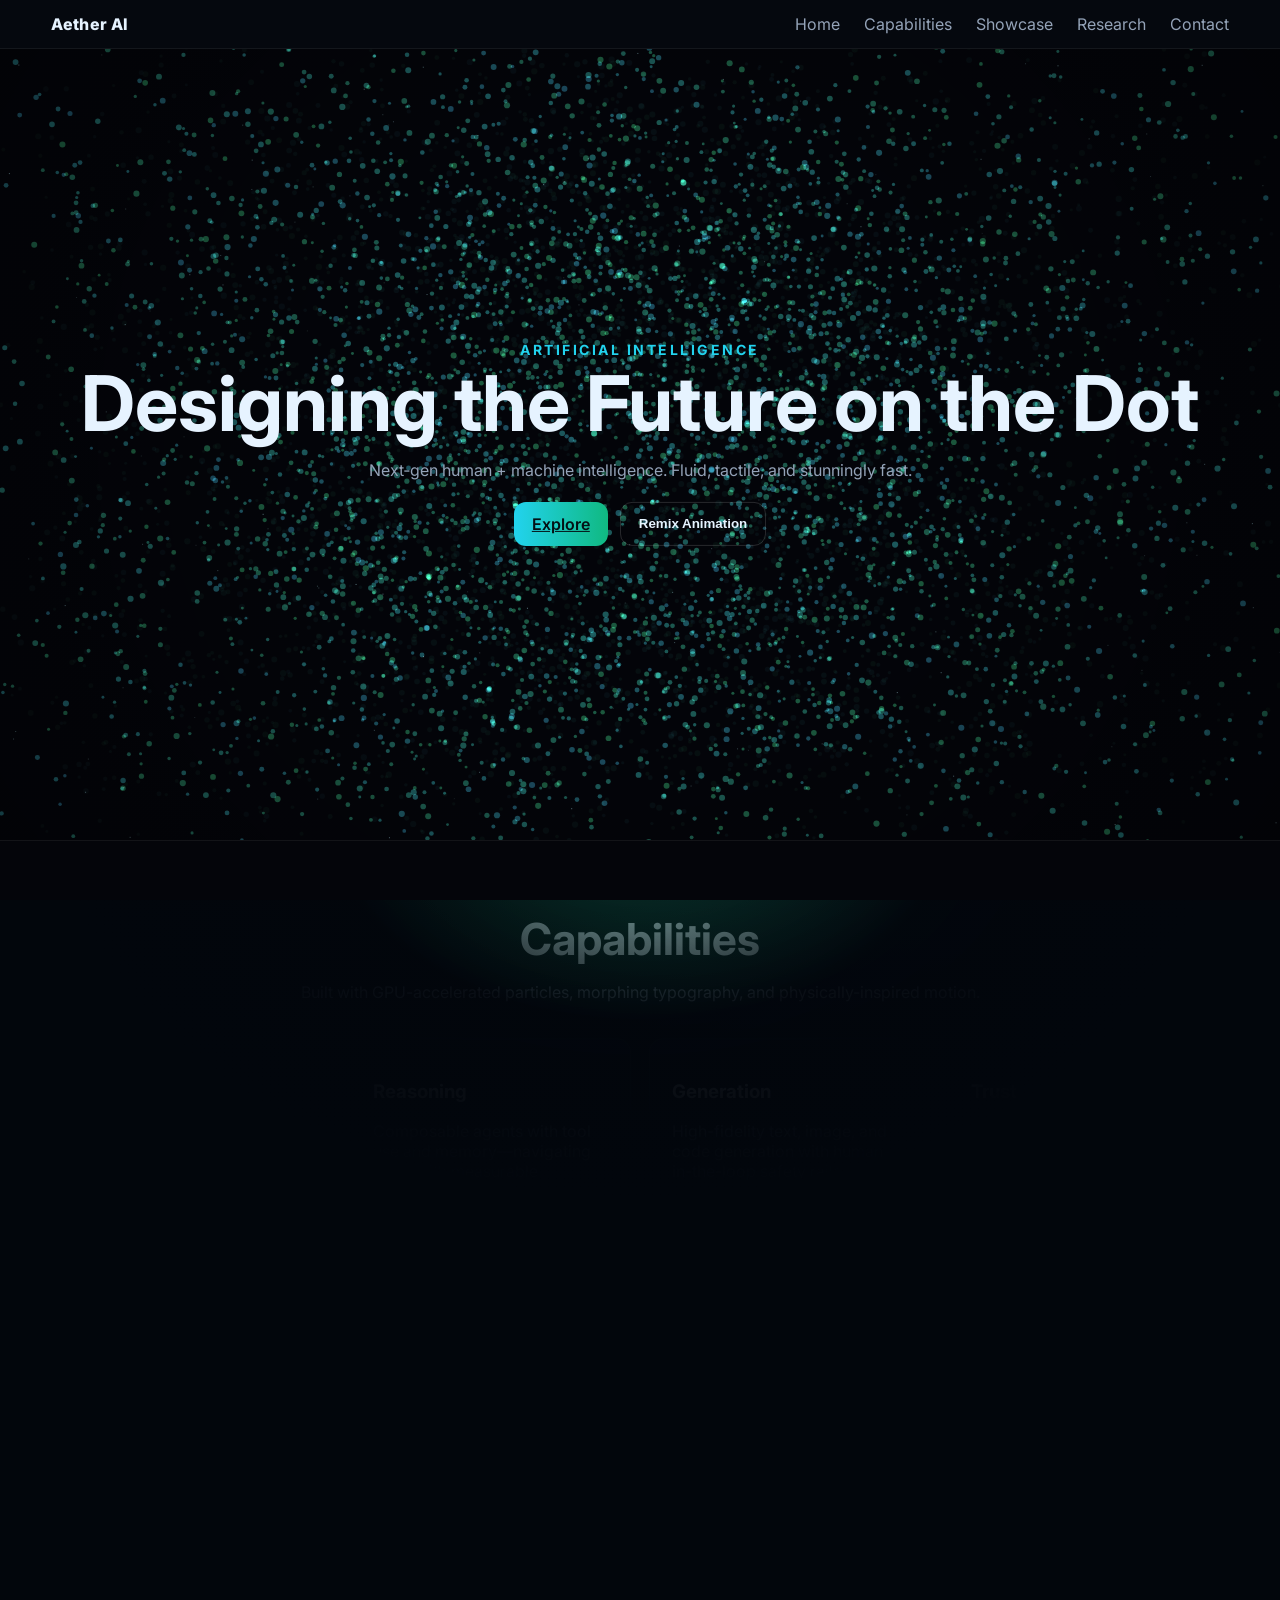
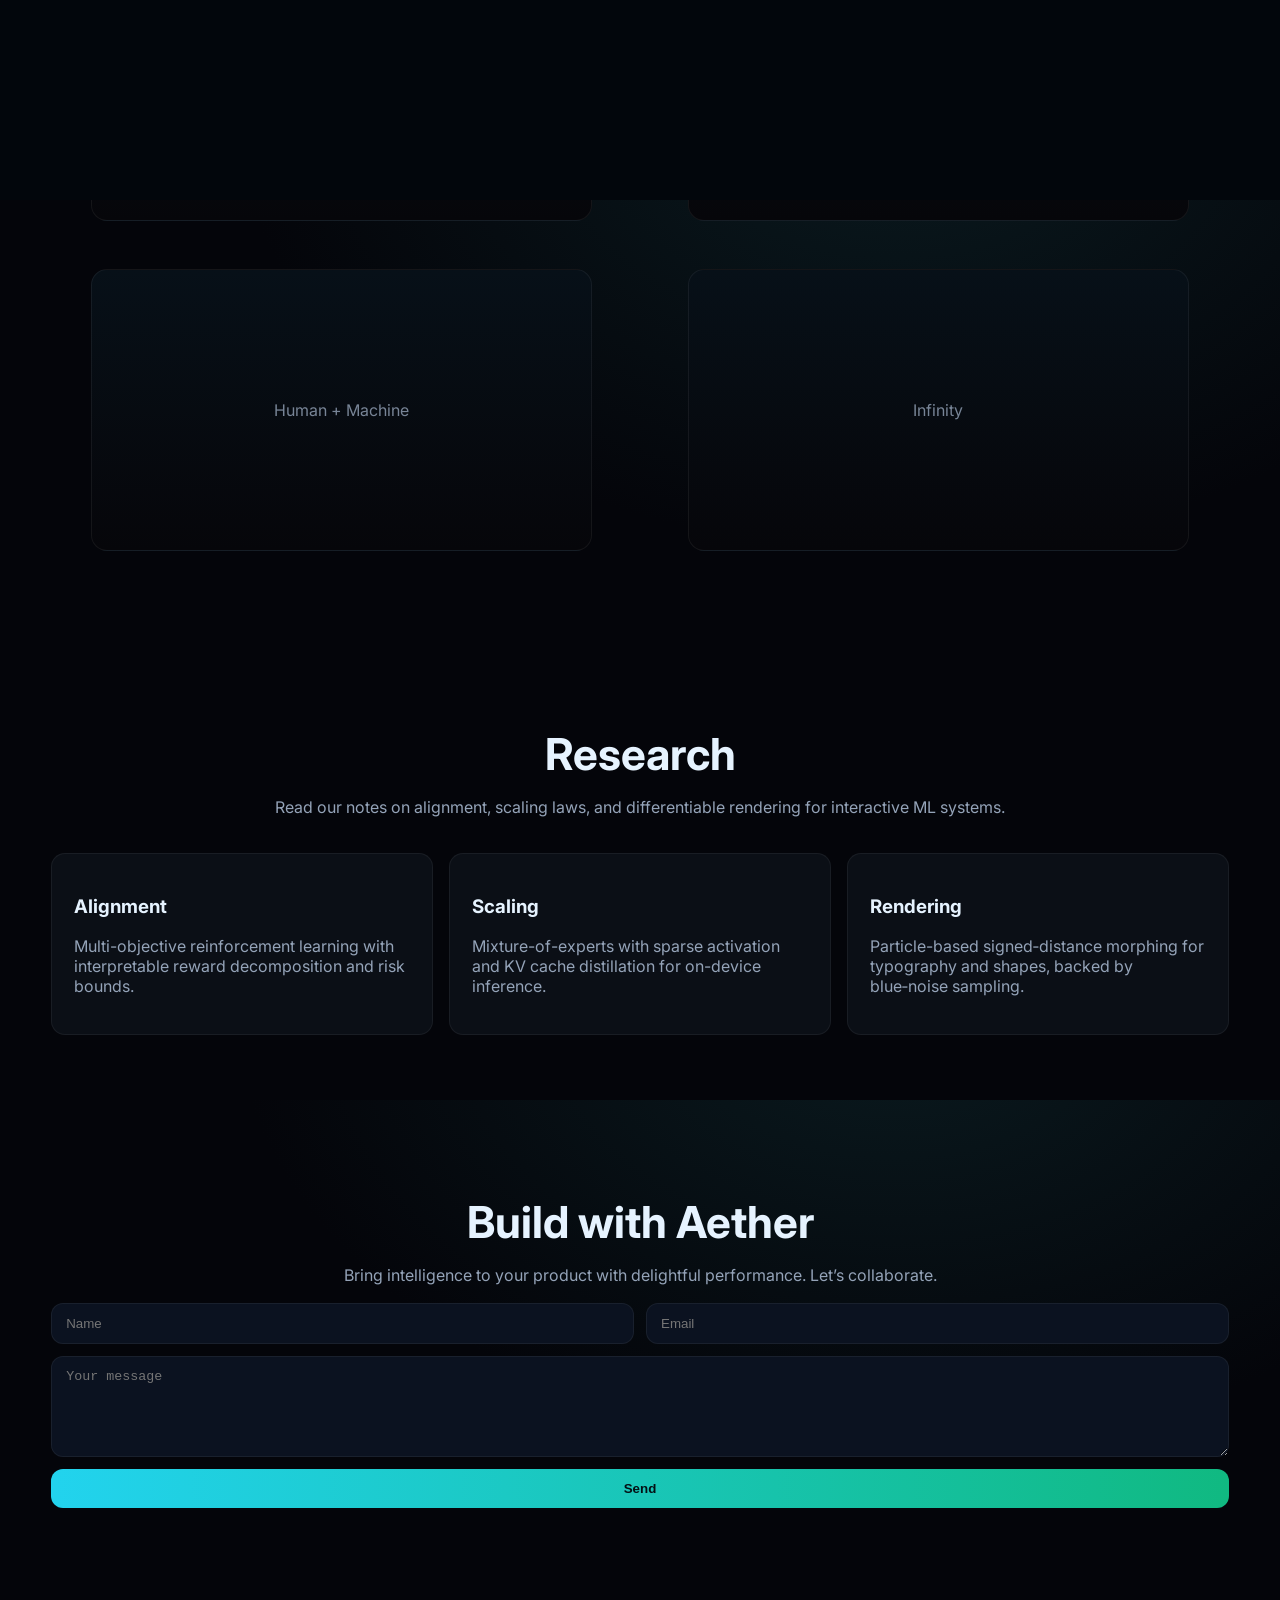
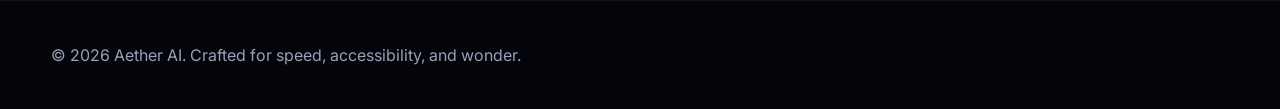
<file: ai/index.html>
<!DOCTYPE html>
<html lang="en">
<head>
    <meta charset="UTF-8">
    <meta name="viewport" content="width=device-width, initial-scale=1.0">
    <title>Aether AI — The Intelligent Web</title>
    <link href="https://fonts.googleapis.com/css2?family=Inter:wght@400;600;700;800&display=swap" rel="stylesheet">
    <link rel="preconnect" href="https://cdn.jsdelivr.net" crossorigin>
    <link rel="stylesheet" href="./styles.css">
</head>
<body>
    <div id="page-transition" aria-hidden="true"></div>

    <header class="site-header">
        <div class="container">
            <a class="brand" href="#home">Aether AI</a>
            <nav class="main-nav" aria-label="Primary Navigation">
                <a href="#home" data-nav>Home</a>
                <a href="#capabilities" data-nav>Capabilities</a>
                <a href="#showcase" data-nav>Showcase</a>
                <a href="#research" data-nav>Research</a>
                <a href="#contact" data-nav>Contact</a>
            </nav>
        </div>
    </header>

    <section id="home" class="section hero" data-section>
        <canvas id="hero-canvas" aria-label="AI Particle Canvas" role="img"></canvas>
        <div class="hero-content container">
            <h1>
                <span class="eyebrow">Artificial Intelligence</span>
                Designing the Future on the Dot
            </h1>
            <p>Next‑gen human + machine intelligence. Fluid, tactile, and stunningly fast.
            </p>
            <div class="cta-row">
                <a class="btn primary" href="#capabilities">Explore</a>
                <button class="btn ghost" id="remix">Remix Animation</button>
            </div>
        </div>
    </section>

    <section id="capabilities" class="section features" data-section>
        <div class="container">
            <div class="section-intro">
                <h2>Capabilities</h2>
                <p>Built with GPU-accelerated particles, morphing typography, and physically-inspired motion.
                </p>
            </div>
            <div class="grid">
                <article class="card">
                    <h3>Perception</h3>
                    <p>Real-time clustering, denoising, and attention-driven sampling to perceive the world.</p>
                </article>
                <article class="card">
                    <h3>Reasoning</h3>
                    <p>Composable agents with tool use and memory—navigating tasks with measurable reliability.</p>
                </article>
                <article class="card">
                    <h3>Generation</h3>
                    <p>High-fidelity text, image, and code generation with human-in-the-loop safety rails.</p>
                </article>
                <article class="card">
                    <h3>Trust</h3>
                    <p>Transparent evaluations, adversarial red‑teaming, and privacy-first data pipelines.</p>
                </article>
            </div>
        </div>
    </section>

    <section id="showcase" class="section showcase" data-section>
        <div class="container">
            <div class="section-intro">
                <h2>Showcase</h2>
                <p>Each scroll morphs the particle field into new ideas: AI, FUTURE, HUMAN + MACHINE, ∞.</p>
            </div>
            <div class="gallery">
                <figure class="panel" data-morph="AI">
                    <figcaption>AI</figcaption>
                </figure>
                <figure class="panel" data-morph="FUTURE">
                    <figcaption>Future</figcaption>
                </figure>
                <figure class="panel" data-morph="HUMAN + MACHINE">
                    <figcaption>Human + Machine</figcaption>
                </figure>
                <figure class="panel" data-morph="∞">
                    <figcaption>Infinity</figcaption>
                </figure>
            </div>
        </div>
    </section>

    <section id="research" class="section research" data-section>
        <div class="container">
            <div class="section-intro">
                <h2>Research</h2>
                <p>Read our notes on alignment, scaling laws, and differentiable rendering for interactive ML systems.</p>
            </div>
            <div class="columns">
                <article>
                    <h3>Alignment</h3>
                    <p>Multi-objective reinforcement learning with interpretable reward decomposition and risk bounds.</p>
                </article>
                <article>
                    <h3>Scaling</h3>
                    <p>Mixture-of-experts with sparse activation and KV cache distillation for on-device inference.</p>
                </article>
                <article>
                    <h3>Rendering</h3>
                    <p>Particle-based signed‑distance morphing for typography and shapes, backed by blue‑noise sampling.</p>
                </article>
            </div>
        </div>
    </section>

    <section id="contact" class="section contact" data-section>
        <div class="container">
            <div class="cta">
                <h2>Build with Aether</h2>
                <p>Bring intelligence to your product with delightful performance. Let’s collaborate.</p>
                <form class="contact-form" id="contact-form">
                    <div class="row">
                        <input type="text" name="name" placeholder="Name" required>
                        <input type="email" name="email" placeholder="Email" required>
                    </div>
                    <textarea name="message" rows="5" placeholder="Your message"></textarea>
                    <button type="submit" class="btn primary">Send</button>
                </form>
            </div>
        </div>
    </section>

    <footer class="site-footer">
        <div class="container">
            <p>© <span id="year"></span> Aether AI. Crafted for speed, accessibility, and wonder.</p>
        </div>
    </footer>

    <script src="./main.js" type="module"></script>
</body>
</html>
</file>
<file: ai/styles.css>
:root {
    --bg: #04050a;
    --panel: #0b0f16;
    --text: #e6f3ff;
    --muted: #94a3b8;
    --brand: #22d3ee;
    --brand-2: #10b981;
}

* { box-sizing: border-box; }
html, body { height: 100%; }
body {
    margin: 0;
    font-family: 'Inter', system-ui, -apple-system, Segoe UI, Roboto, Helvetica, Arial, sans-serif;
    color: var(--text);
    background: radial-gradient(1200px 800px at 70% -10%, #0a1a1f 0%, var(--bg) 55%);
}

.container {
    width: min(1200px, 92%);
    margin: 0 auto;
}

/* Header */
.site-header {
    position: sticky;
    top: 0;
    backdrop-filter: saturate(1.8) blur(8px);
    background: color-mix(in oklab, var(--bg) 80%, #0c1720 20%);
    z-index: 50;
    border-bottom: 1px solid rgba(255,255,255,0.06);
}
.site-header .container {
    display: flex;
    align-items: center;
    justify-content: space-between;
    padding: 14px 0;
}
.brand {
    font-weight: 800;
    letter-spacing: 0.4px;
    color: var(--text);
    text-decoration: none;
}
.main-nav a {
    color: var(--muted);
    text-decoration: none;
    margin-left: 20px;
    transition: color .2s ease;
}
.main-nav a:hover { color: var(--text); }

/* Hero */
.hero {
    position: relative;
    min-height: 88dvh;
    display: grid;
    place-items: center;
    overflow: clip;
    border-bottom: 1px solid rgba(255,255,255,0.06);
}
#hero-canvas {
    position: absolute;
    inset: 0;
    width: 100%;
    height: 100%;
    display: block;
}
.hero-content { position: relative; z-index: 2; text-align: center; }
.hero h1 {
    font-size: clamp(36px, 6vw, 84px);
    line-height: 1.02;
    margin: 0 0 12px 0;
}
.eyebrow {
    display: block;
    font-size: clamp(12px, 1.5vw, 14px);
    color: var(--brand);
    text-transform: uppercase;
    letter-spacing: 0.18em;
    margin-bottom: 8px;
}
.hero p { color: var(--muted); max-width: 720px; margin-inline: auto; }
.cta-row { margin-top: 22px; display: flex; gap: 12px; justify-content: center; }
.btn {
    appearance: none;
    border: 0;
    padding: 12px 18px;
    border-radius: 12px;
    font-weight: 600;
    cursor: pointer;
}
.btn.primary { background: linear-gradient(90deg, var(--brand), var(--brand-2)); color: #041115; }
.btn.ghost { background: transparent; color: var(--text); border: 1px solid rgba(255,255,255,0.14); }

/* Sections */
.section { padding: 80px 0; }
.section-intro { text-align: center; margin-bottom: 36px; }
.section h2 { font-size: clamp(28px, 4vw, 44px); margin: 0; }
.section p { color: var(--muted); }

.features .grid {
    display: grid;
    grid-template-columns: repeat(4, 1fr);
    gap: 18px;
}
@media (max-width: 900px) { .features .grid { grid-template-columns: 1fr 1fr; } }
@media (max-width: 560px) { .features .grid { grid-template-columns: 1fr; } }

.card {
    background: var(--panel);
    border: 1px solid rgba(255,255,255,0.06);
    padding: 22px;
    border-radius: 14px;
    transition: transform .3s ease, box-shadow .3s ease;
}
.card:hover { transform: translateY(-2px); box-shadow: 0 16px 48px rgba(0,0,0,0.35); }

/* Showcase */
.gallery { display: grid; grid-template-columns: 1fr 1fr; gap: 16px; }
@media (max-width: 900px) { .gallery { grid-template-columns: 1fr; } }
.panel {
    aspect-ratio: 16 / 9;
    background: linear-gradient(180deg, #071018, #06060a);
    border: 1px solid rgba(255,255,255,0.06);
    border-radius: 16px;
    display: grid;
    place-content: center;
    color: var(--muted);
}
.panel figcaption { opacity: 0.8; }

/* Research */
.columns { display: grid; grid-template-columns: repeat(3, 1fr); gap: 16px; }
@media (max-width: 900px) { .columns { grid-template-columns: 1fr; } }
.columns article { background: var(--panel); border: 1px solid rgba(255,255,255,0.06); border-radius: 14px; padding: 22px; }

/* Contact */
.cta { text-align: center; }
.contact-form { margin-top: 18px; display: grid; gap: 12px; }
.contact-form .row { display: grid; grid-template-columns: 1fr 1fr; gap: 12px; }
@media (max-width: 700px) { .contact-form .row { grid-template-columns: 1fr; } }
.contact-form input, .contact-form textarea { width: 100%; padding: 12px 14px; border-radius: 12px; border: 1px solid rgba(255,255,255,0.06); background: #0b1220; color: var(--text); }

/* Footer */
.site-footer { border-top: 1px solid rgba(255,255,255,0.06); padding: 28px 0; color: var(--muted); }

/* Page transition overlay */
#page-transition {
    position: fixed;
    inset: 0;
    background: radial-gradient(900px 600px at 50% -10%, rgba(16,185,129,0.25) 0%, rgba(2,6,12,0.95) 35%, rgba(2,6,12,1) 65%);
    transform: translateY(100%);
    will-change: transform;
    z-index: 1000;
}

/* Reveal animations */
[data-section] { opacity: 0; transform: translateY(24px); transition: opacity .8s ease, transform .8s ease; }
[data-section].revealed { opacity: 1; transform: translateY(0); }
</file>
